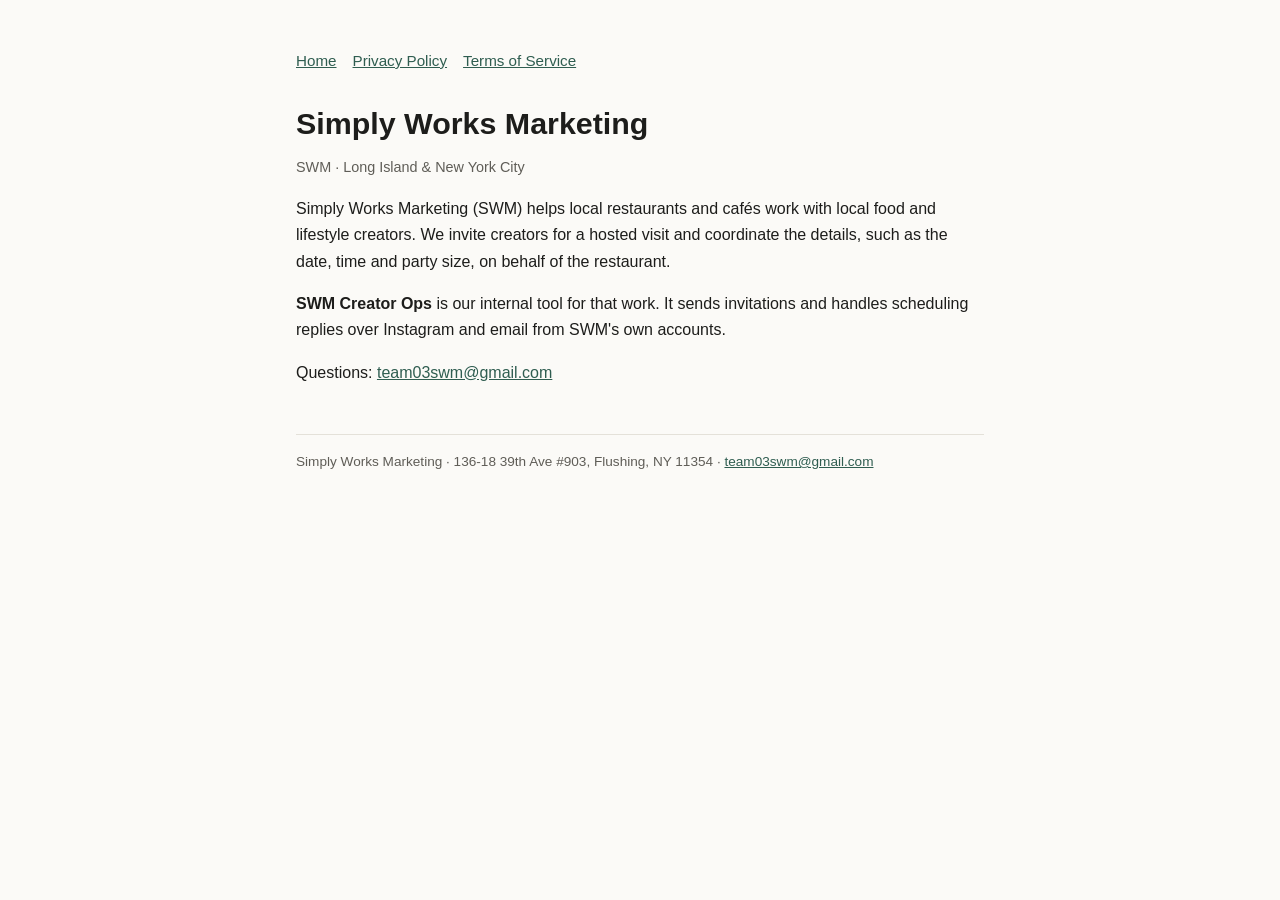
<file: index.html>
<!doctype html><html lang="en"><head><meta charset="utf-8"><meta name="viewport" content="width=device-width,initial-scale=1"><title>Simply Works Marketing</title><link rel="stylesheet" href="style.css"></head><body><main><nav><a href="./">Home</a><a href="privacy.html">Privacy Policy</a><a href="terms.html">Terms of Service</a></nav><h1>Simply Works Marketing</h1>
<p class="muted">SWM · Long Island &amp; New York City</p>
<p>Simply Works Marketing (SWM) helps local restaurants and cafés work with local food and lifestyle creators. We invite creators for a hosted visit and coordinate the details, such as the date, time and party size, on behalf of the restaurant.</p>
<p><strong>SWM Creator Ops</strong> is our internal tool for that work. It sends invitations and handles scheduling replies over Instagram and email from SWM's own accounts.</p>
<p>Questions: <a href="mailto:team03swm@gmail.com">team03swm@gmail.com</a></p>
<footer>Simply Works Marketing · 136-18 39th Ave #903, Flushing, NY 11354 · <a href="mailto:team03swm@gmail.com">team03swm@gmail.com</a></footer></main></body></html>
</file>
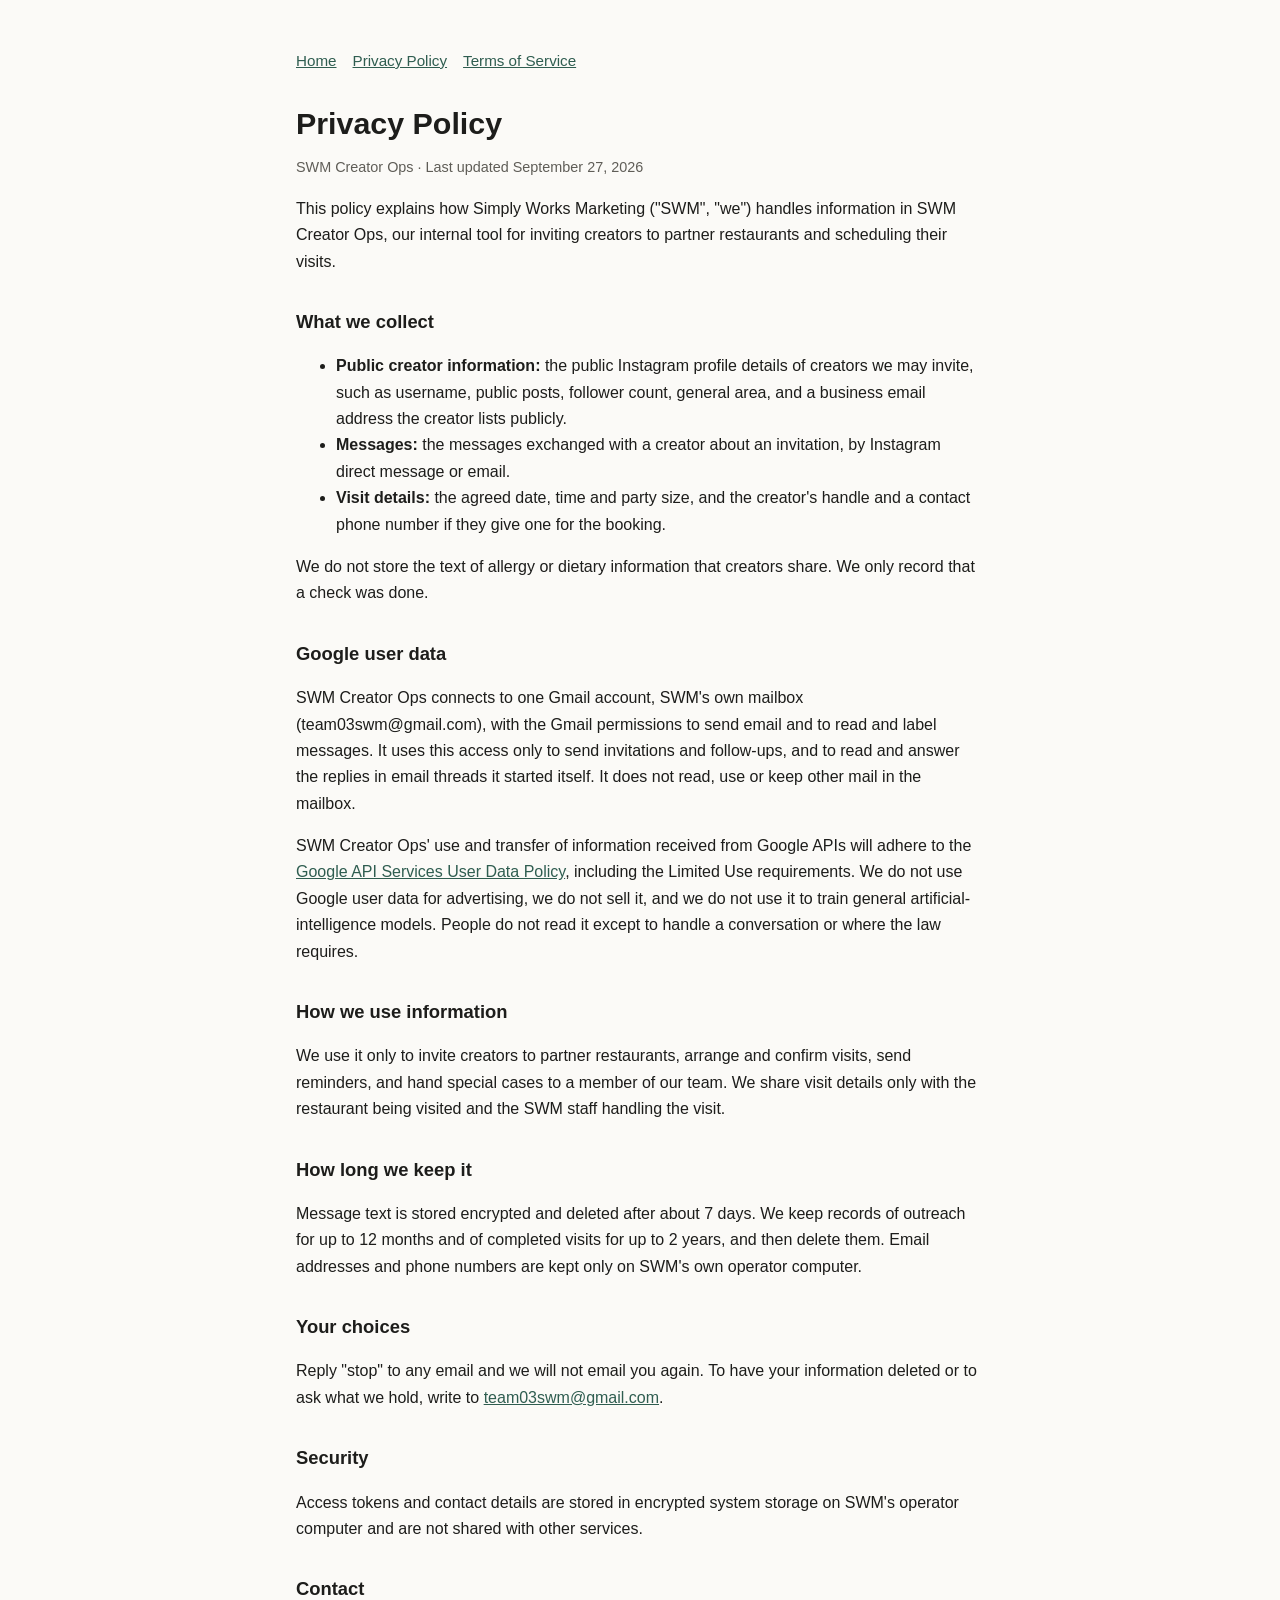
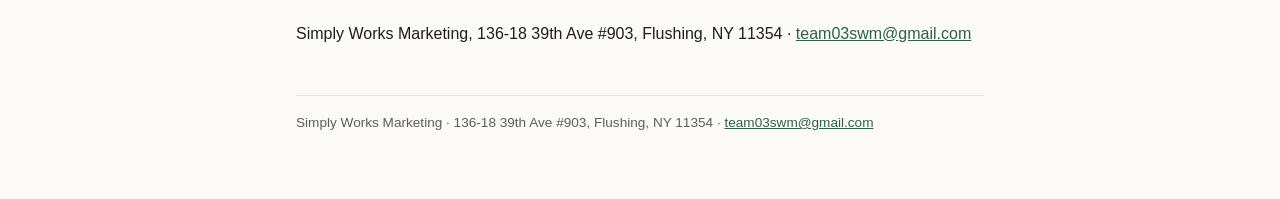
<file: privacy.html>
<!doctype html><html lang="en"><head><meta charset="utf-8"><meta name="viewport" content="width=device-width,initial-scale=1"><title>Privacy Policy · SWM</title><link rel="stylesheet" href="style.css"></head><body><main><nav><a href="./">Home</a><a href="privacy.html">Privacy Policy</a><a href="terms.html">Terms of Service</a></nav><h1>Privacy Policy</h1>
<p class="muted">SWM Creator Ops · Last updated September 27, 2026</p>
<p>This policy explains how Simply Works Marketing ("SWM", "we") handles information in SWM Creator Ops, our internal tool for inviting creators to partner restaurants and scheduling their visits.</p>
<h2>What we collect</h2>
<ul>
<li><strong>Public creator information:</strong> the public Instagram profile details of creators we may invite, such as username, public posts, follower count, general area, and a business email address the creator lists publicly.</li>
<li><strong>Messages:</strong> the messages exchanged with a creator about an invitation, by Instagram direct message or email.</li>
<li><strong>Visit details:</strong> the agreed date, time and party size, and the creator's handle and a contact phone number if they give one for the booking.</li>
</ul>
<p>We do not store the text of allergy or dietary information that creators share. We only record that a check was done.</p>
<h2>Google user data</h2>
<p>SWM Creator Ops connects to one Gmail account, SWM's own mailbox (team03swm@gmail.com), with the Gmail permissions to send email and to read and label messages. It uses this access only to send invitations and follow-ups, and to read and answer the replies in email threads it started itself. It does not read, use or keep other mail in the mailbox.</p>
<p>SWM Creator Ops' use and transfer of information received from Google APIs will adhere to the <a href="https://developers.google.com/terms/api-services-user-data-policy">Google API Services User Data Policy</a>, including the Limited Use requirements. We do not use Google user data for advertising, we do not sell it, and we do not use it to train general artificial-intelligence models. People do not read it except to handle a conversation or where the law requires.</p>
<h2>How we use information</h2>
<p>We use it only to invite creators to partner restaurants, arrange and confirm visits, send reminders, and hand special cases to a member of our team. We share visit details only with the restaurant being visited and the SWM staff handling the visit.</p>
<h2>How long we keep it</h2>
<p>Message text is stored encrypted and deleted after about 7 days. We keep records of outreach for up to 12 months and of completed visits for up to 2 years, and then delete them. Email addresses and phone numbers are kept only on SWM's own operator computer.</p>
<h2>Your choices</h2>
<p>Reply "stop" to any email and we will not email you again. To have your information deleted or to ask what we hold, write to <a href="mailto:team03swm@gmail.com">team03swm@gmail.com</a>.</p>
<h2>Security</h2>
<p>Access tokens and contact details are stored in encrypted system storage on SWM's operator computer and are not shared with other services.</p>
<h2>Contact</h2>
<p>Simply Works Marketing, 136-18 39th Ave #903, Flushing, NY 11354 · <a href="mailto:team03swm@gmail.com">team03swm@gmail.com</a></p>
<footer>Simply Works Marketing · 136-18 39th Ave #903, Flushing, NY 11354 · <a href="mailto:team03swm@gmail.com">team03swm@gmail.com</a></footer></main></body></html>
</file>
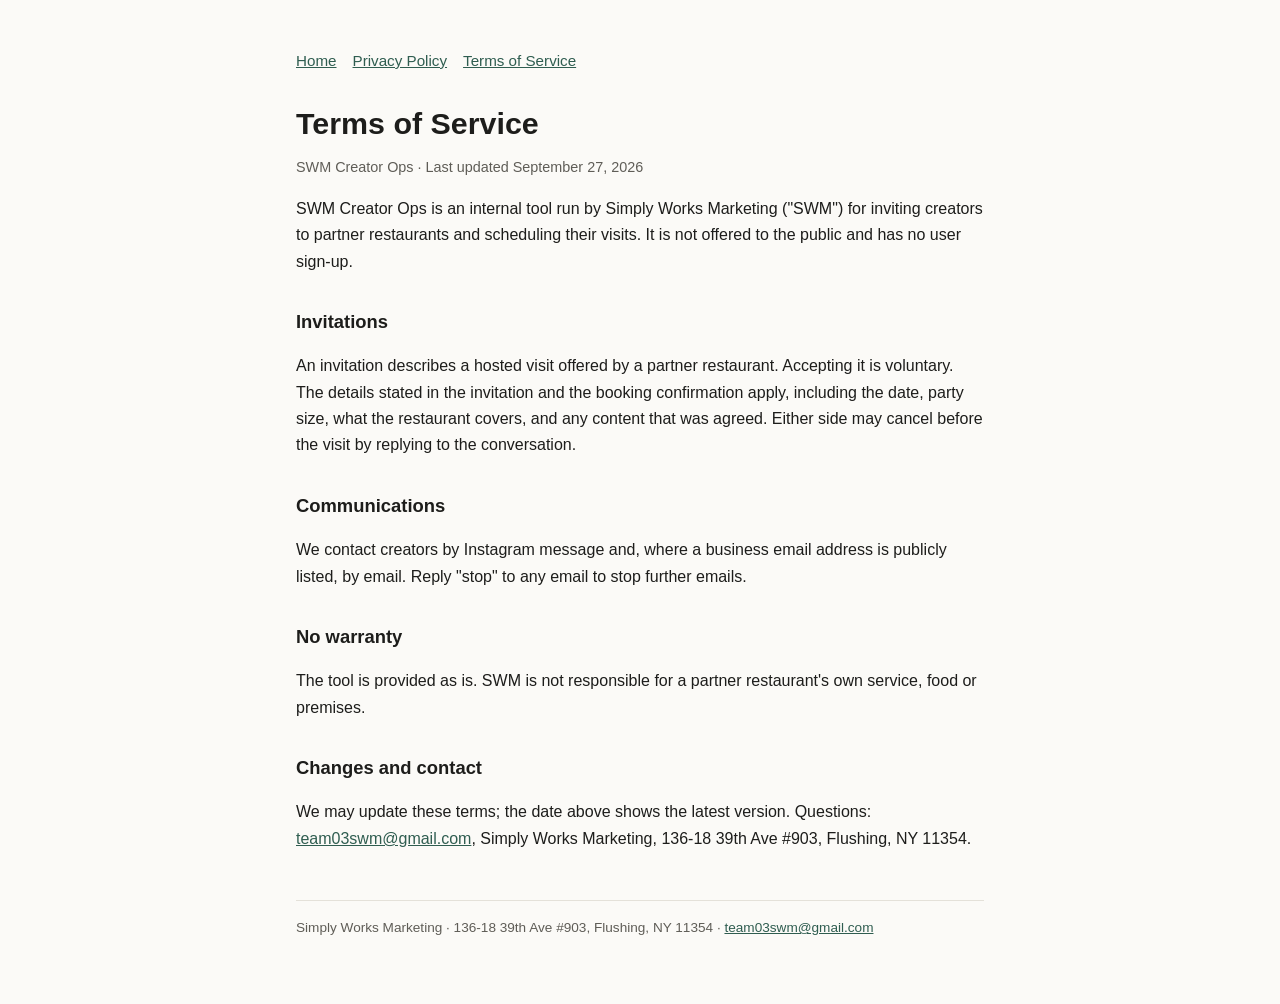
<file: terms.html>
<!doctype html><html lang="en"><head><meta charset="utf-8"><meta name="viewport" content="width=device-width,initial-scale=1"><title>Terms of Service · SWM</title><link rel="stylesheet" href="style.css"></head><body><main><nav><a href="./">Home</a><a href="privacy.html">Privacy Policy</a><a href="terms.html">Terms of Service</a></nav><h1>Terms of Service</h1>
<p class="muted">SWM Creator Ops · Last updated September 27, 2026</p>
<p>SWM Creator Ops is an internal tool run by Simply Works Marketing ("SWM") for inviting creators to partner restaurants and scheduling their visits. It is not offered to the public and has no user sign-up.</p>
<h2>Invitations</h2>
<p>An invitation describes a hosted visit offered by a partner restaurant. Accepting it is voluntary. The details stated in the invitation and the booking confirmation apply, including the date, party size, what the restaurant covers, and any content that was agreed. Either side may cancel before the visit by replying to the conversation.</p>
<h2>Communications</h2>
<p>We contact creators by Instagram message and, where a business email address is publicly listed, by email. Reply "stop" to any email to stop further emails.</p>
<h2>No warranty</h2>
<p>The tool is provided as is. SWM is not responsible for a partner restaurant's own service, food or premises.</p>
<h2>Changes and contact</h2>
<p>We may update these terms; the date above shows the latest version. Questions: <a href="mailto:team03swm@gmail.com">team03swm@gmail.com</a>, Simply Works Marketing, 136-18 39th Ave #903, Flushing, NY 11354.</p>
<footer>Simply Works Marketing · 136-18 39th Ave #903, Flushing, NY 11354 · <a href="mailto:team03swm@gmail.com">team03swm@gmail.com</a></footer></main></body></html>
</file>
<file: style.css>
:root{--bg:#fbfaf7;--fg:#1d1d1b;--muted:#5f5d57;--line:#e4e1d9;--link:#2f5d50}
@media (prefers-color-scheme:dark){:root{--bg:#161614;--fg:#ecebe6;--muted:#a9a69c;--line:#2e2d29;--link:#8fc4b3}}
*{box-sizing:border-box}body{margin:0;background:var(--bg);color:var(--fg);font:16px/1.65 -apple-system,BlinkMacSystemFont,"Segoe UI",Helvetica,Arial,sans-serif}
main{max-width:720px;margin:0 auto;padding:48px 16px 64px}h1{font-size:1.9rem;line-height:1.2;margin:0 0 4px}h2{font-size:1.15rem;margin:32px 0 8px}
p,li{color:var(--fg)}.muted{color:var(--muted);font-size:.9rem}a{color:var(--link)}nav{display:flex;gap:16px;margin-bottom:32px;font-size:.95rem}
footer{margin-top:48px;padding-top:16px;border-top:1px solid var(--line);color:var(--muted);font-size:.85rem}
</file>
